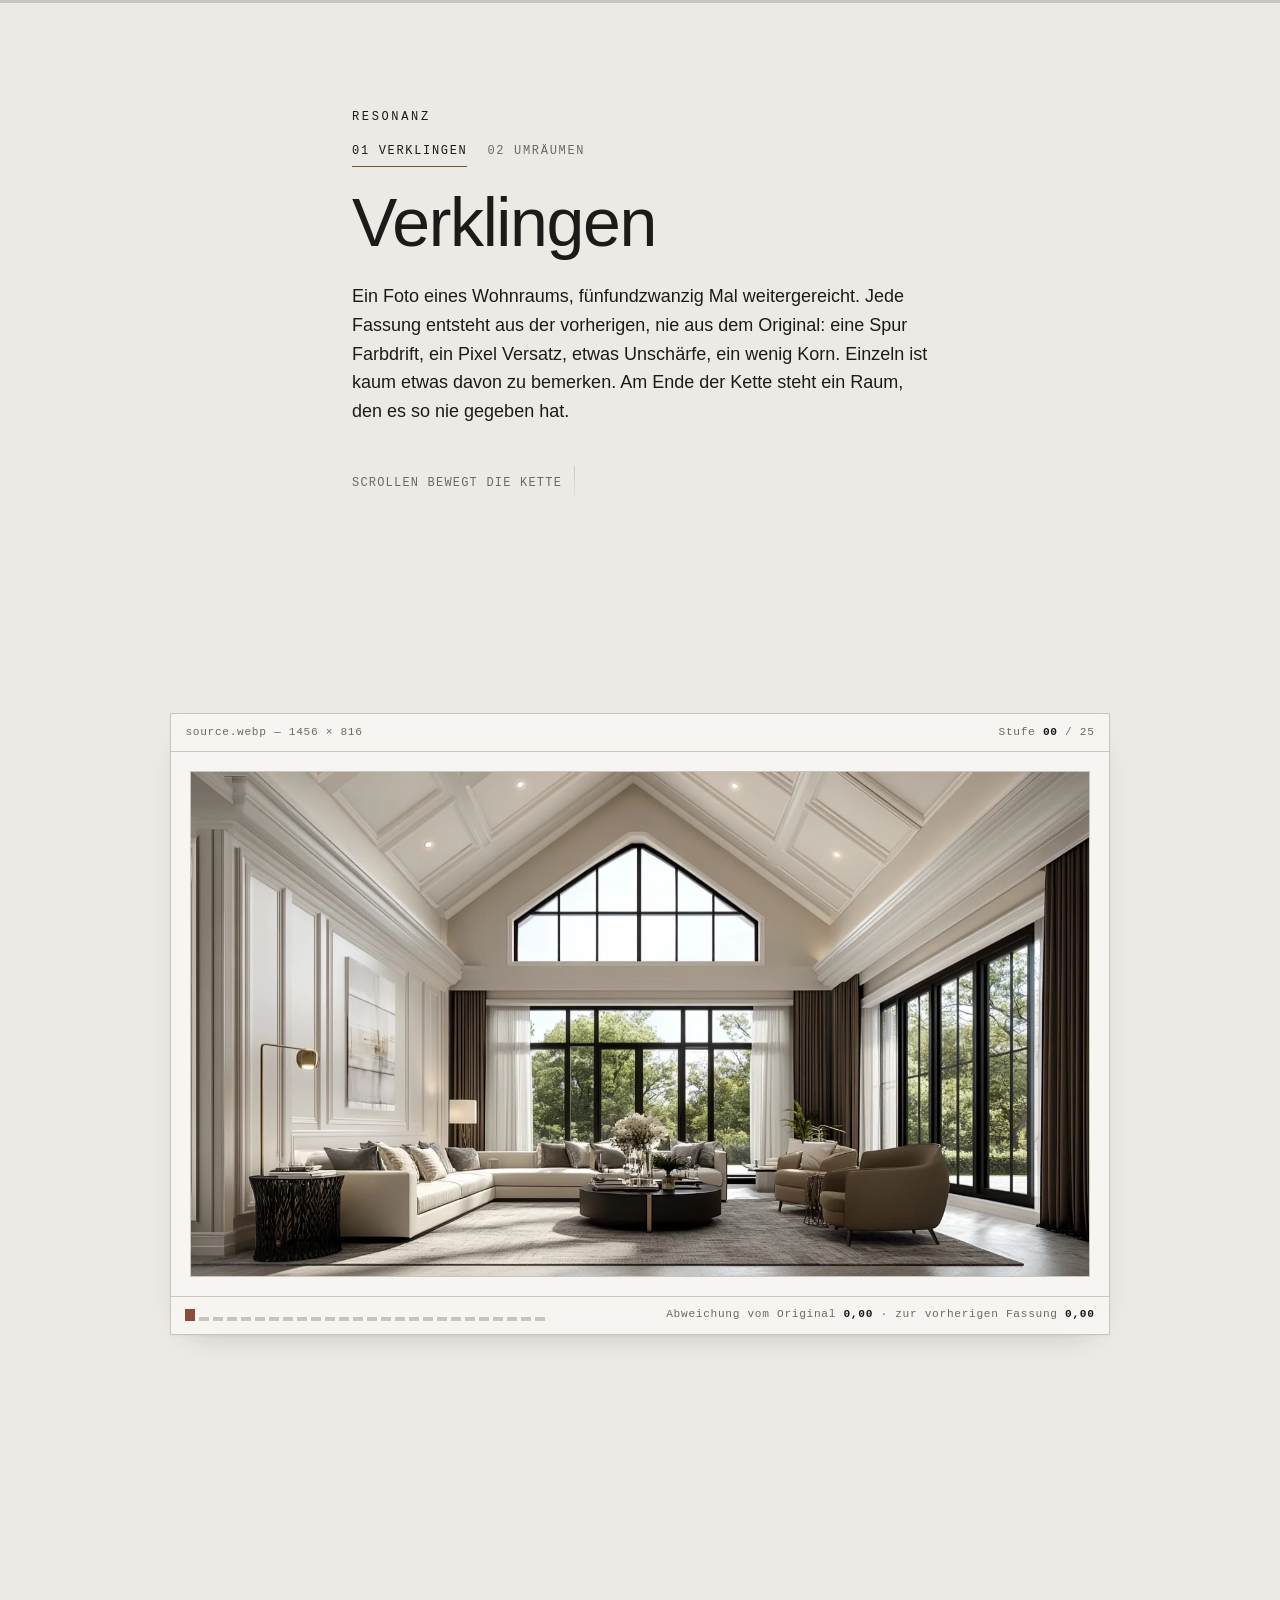
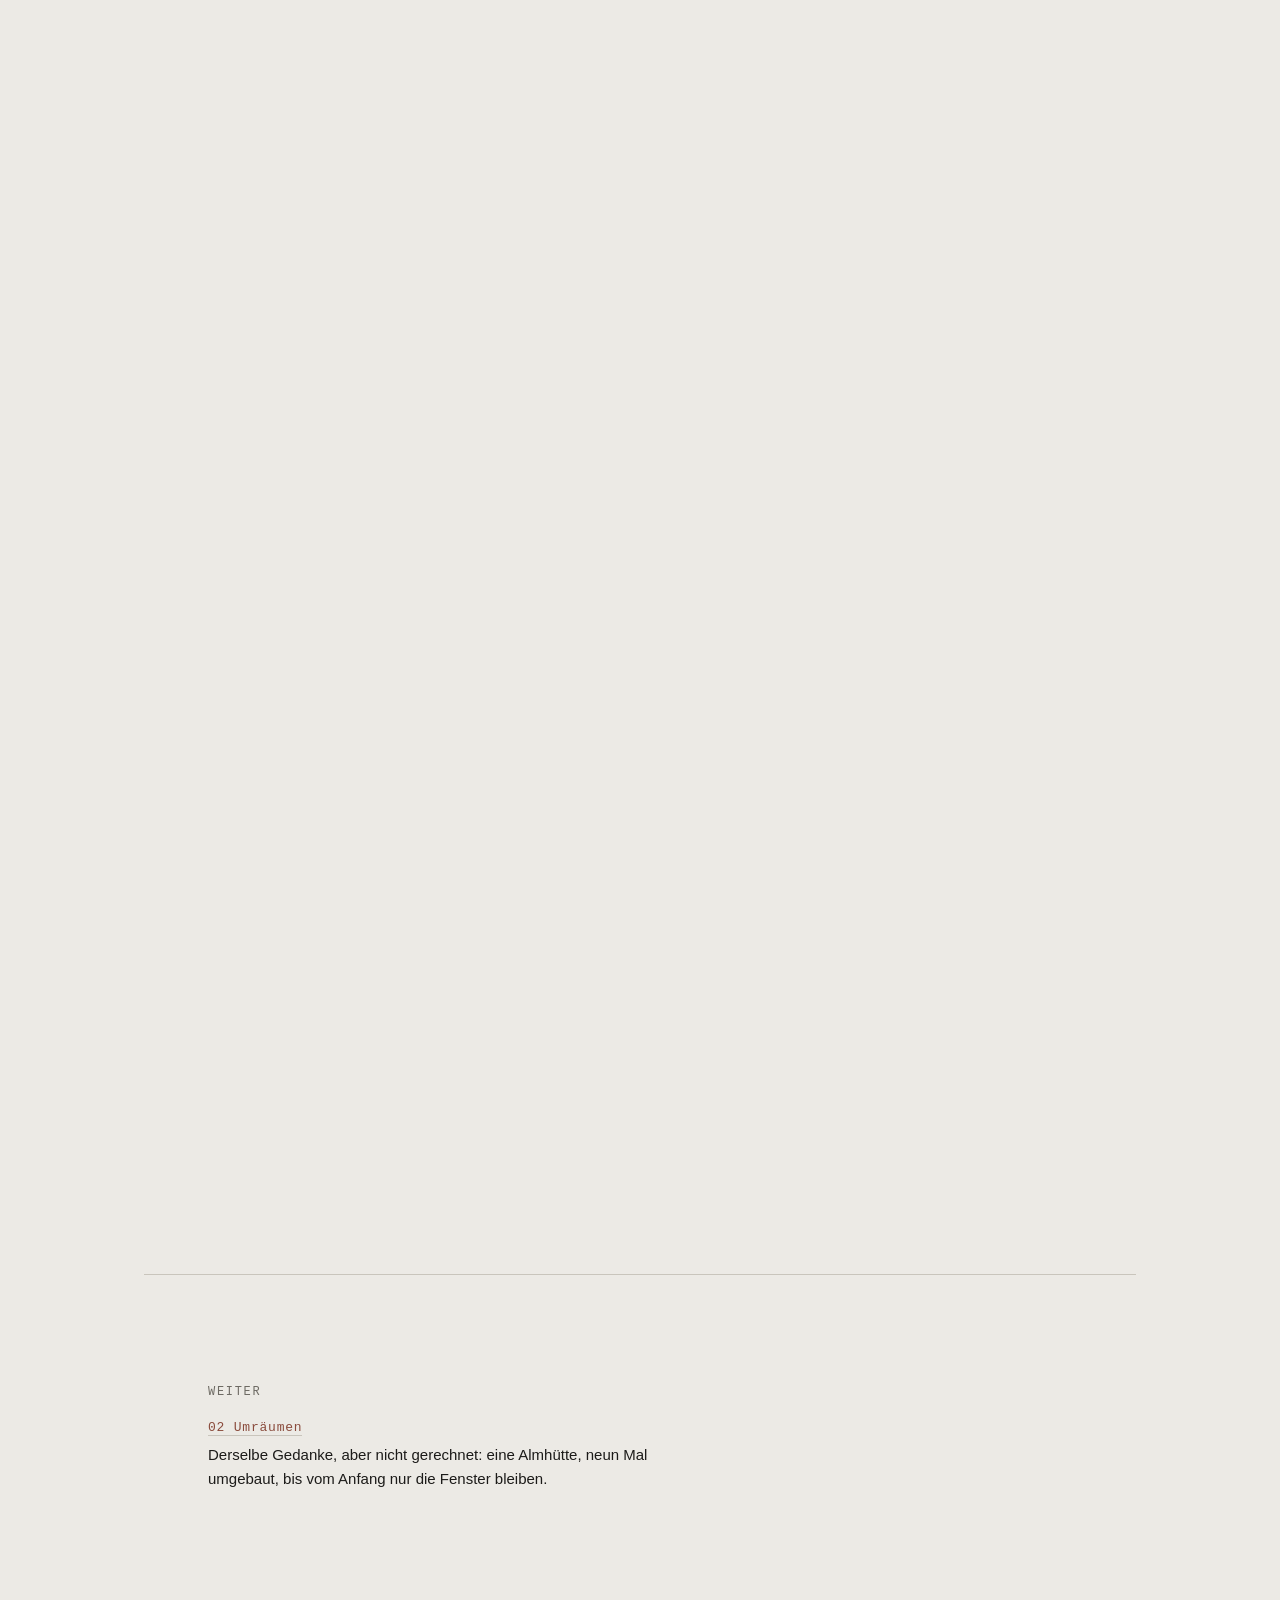
<file: index.html>
<!DOCTYPE html>
<html lang="de">
<head>
<meta charset="utf-8">
<meta name="viewport" content="width=device-width, initial-scale=1">
<title>Resonanz — ein Raum verklingt</title>
<meta name="description" content="Elf Zustaende eines Innenraums, durch Scrollen ineinander überblendet.">
<link rel="stylesheet" href="style.css">
</head>
<body>

<!-- Fortschritt: bewusst sichtbar, damit die Bewegung messbar bleibt -->
<div class="fortschritt" role="progressbar" aria-label="Fortschritt durch die Bildkette"
     aria-valuemin="0" aria-valuemax="10" aria-valuenow="0">
  <div class="fortschritt__balken" id="balken"></div>
</div>

<header class="kopf">
  <p class="kopf__marke">Resonanz</p>

  <nav class="wechsel" aria-label="Bildketten">
    <a class="wechsel__link" href="index.html" aria-current="page">01 Verklingen</a>
    <a class="wechsel__link" href="moebel.html">02 Umräumen</a>
  </nav>

  <h1 class="kopf__titel">Verklingen</h1>
  <p class="kopf__text">
    Ein Foto eines Wohnraums, fünfundzwanzig Mal weitergereicht. Jede Fassung entsteht aus der
    vorherigen, nie aus dem Original: eine Spur Farbdrift, ein Pixel Versatz, etwas
    Unschärfe, ein wenig Korn. Einzeln ist kaum etwas davon zu bemerken. Am Ende der
    Kette steht ein Raum, den es so nie gegeben hat.
  </p>
  <p class="kopf__hinweis" aria-hidden="true">Scrollen bewegt die Kette<span class="pfeil"></span></p>
</header>

<section class="bahn" id="bahn">
  <div class="buehne">

    <figure class="rahmen">
      <figcaption class="rahmen__kopf">
        <span class="rahmen__quelle" id="quelle-name">source.webp</span>
        <span class="rahmen__stufe">Stufe <b id="stufe-zahl">00</b><span class="zart" id="stufe-von"> / 25</span></span>
      </figcaption>

      <div class="rahmen__flaeche">
        <div class="stapel" id="stapel"><!-- Bilder werden per JS eingesetzt --></div>
        <div class="laden" id="laden"><span id="laden-text">Bilder werden geladen</span></div>
      </div>

      <div class="rahmen__fuss">
        <ol class="skala" id="skala" aria-hidden="true"></ol>
        <p class="messwert">
          Abweichung vom Original <b id="mess-orig">0,00</b><span class="zart"> · zur vorherigen Fassung </span><b id="mess-vor">0,00</b>
        </p>
      </div>
    </figure>

  </div>
</section>

<footer class="fuss">
  <div class="fuss__spalte">
    <h2>Weiter</h2>
    <p>
      <a class="fuss__link" href="moebel.html">02 Umräumen</a><br>
      Derselbe Gedanke, aber nicht gerechnet: eine Almhütte, neun Mal umgebaut,
      bis vom Anfang nur die Fenster bleiben.
    </p>
  </div>
</footer>

<script src="img/stufen.js"></script>
<script src="app.js"></script>
</body>
</html>
</file>
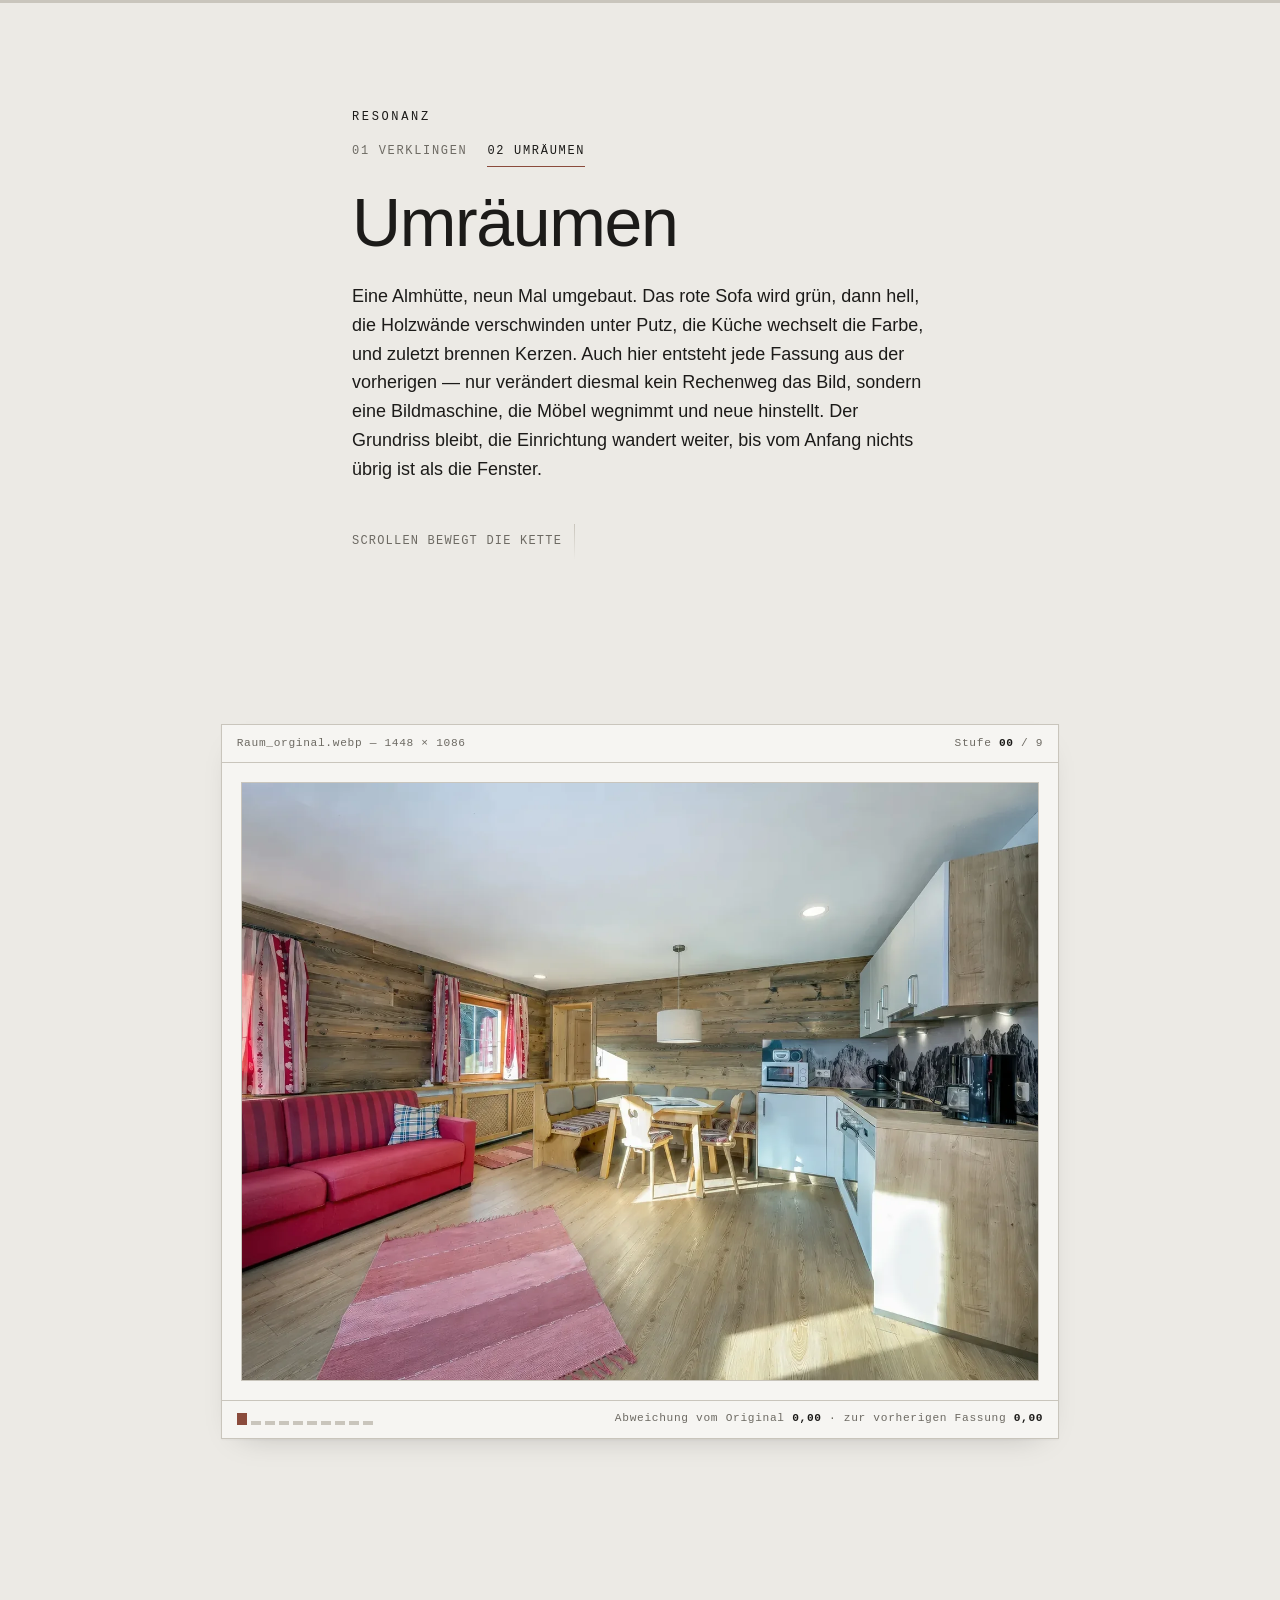
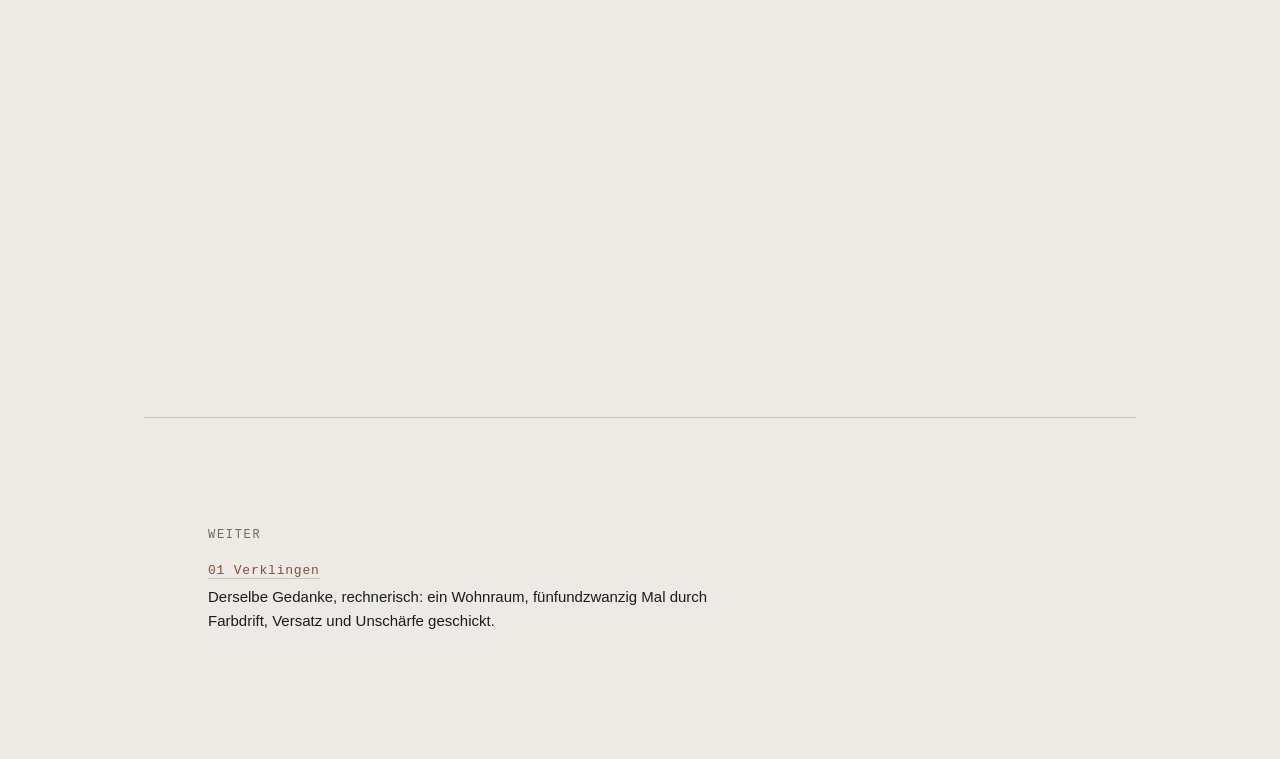
<file: moebel.html>
<!DOCTYPE html>
<html lang="de">
<head>
<meta charset="utf-8">
<meta name="viewport" content="width=device-width, initial-scale=1">
<title>Resonanz — Umräumen</title>
<meta name="description" content="Zehn Zustände einer Almhütte, durch Scrollen ineinander überblendet.">
<link rel="stylesheet" href="style.css">
</head>
<body>

<div class="fortschritt" role="progressbar" aria-label="Fortschritt durch die Bildkette"
     aria-valuemin="0" aria-valuemax="9" aria-valuenow="0">
  <div class="fortschritt__balken" id="balken"></div>
</div>

<header class="kopf">
  <p class="kopf__marke">Resonanz</p>

  <nav class="wechsel" aria-label="Bildketten">
    <a class="wechsel__link" href="index.html">01 Verklingen</a>
    <a class="wechsel__link" href="moebel.html" aria-current="page">02 Umräumen</a>
  </nav>

  <h1 class="kopf__titel">Umräumen</h1>
  <p class="kopf__text">
    Eine Almhütte, neun Mal umgebaut. Das rote Sofa wird grün, dann hell, die
    Holzwände verschwinden unter Putz, die Küche wechselt die Farbe, und zuletzt
    brennen Kerzen. Auch hier entsteht jede Fassung aus der vorherigen — nur
    verändert diesmal kein Rechenweg das Bild, sondern eine Bildmaschine, die
    Möbel wegnimmt und neue hinstellt. Der Grundriss bleibt, die Einrichtung
    wandert weiter, bis vom Anfang nichts übrig ist als die Fenster.
  </p>
  <p class="kopf__hinweis" aria-hidden="true">Scrollen bewegt die Kette<span class="pfeil"></span></p>
</header>

<section class="bahn" id="bahn">
  <div class="buehne">

    <figure class="rahmen">
      <figcaption class="rahmen__kopf">
        <span class="rahmen__quelle" id="quelle-name">Raum_orginal.webp</span>
        <span class="rahmen__stufe">Stufe <b id="stufe-zahl">00</b><span class="zart" id="stufe-von"> / 9</span></span>
      </figcaption>

      <div class="rahmen__flaeche">
        <div class="stapel" id="stapel"><!-- Bilder werden per JS eingesetzt --></div>
        <div class="laden" id="laden"><span id="laden-text">Fassungen werden geladen</span></div>
      </div>

      <div class="rahmen__fuss">
        <ol class="skala" id="skala" aria-hidden="true"></ol>
        <p class="messwert">
          Abweichung vom Original <b id="mess-orig">0,00</b><span class="zart"> · zur vorherigen Fassung </span><b id="mess-vor">0,00</b>
        </p>
      </div>
    </figure>

  </div>
</section>

<footer class="fuss">
  <div class="fuss__spalte">
    <h2>Weiter</h2>
    <p>
      <a class="fuss__link" href="index.html">01 Verklingen</a><br>
      Derselbe Gedanke, rechnerisch: ein Wohnraum, fünfundzwanzig Mal durch
      Farbdrift, Versatz und Unschärfe geschickt.
    </p>
  </div>
</footer>

<script src="img/moebel/stufen.js"></script>
<script src="app.js"></script>
</body>
</html>
</file>
<file: style.css>
/* Resonanz - Dispositiv: die Seite zeigt, dass sie zeigt.
   Kein Vollbild, kein Ausblenden der Oberflaeche. Das Bild sitzt sichtbar
   in einem Rahmen, Leisten und Skala bleiben stehen. */

:root {
  --papier:      #eceae5;
  --papier-tief: #e2dfd8;
  --tinte:       #1c1b19;
  --tinte-zart:  #6d6a63;
  --linie:       #c9c5bc;
  --akzent:      #8a4b3c;
  --rahmen-bg:   #f6f5f2;

  --schrift: ui-sans-serif, -apple-system, "Segoe UI", Helvetica, Arial, sans-serif;
  --mono: ui-monospace, SFMono-Regular, "SF Mono", Menlo, Consolas, monospace;

  --seitenrand: clamp(1.25rem, 5vw, 4rem);
  --bildverhaeltnis: 1456 / 816;
  --seitenfaktor: 1.7843;   /* Breite geteilt durch Höhe, für die Deckelung */
}

@media (prefers-color-scheme: dark) {
  :root {
    --papier:      #16161a;
    --papier-tief: #101013;
    --tinte:       #e8e6e1;
    --tinte-zart:  #908c85;
    --linie:       #34343a;
    --akzent:      #c98a72;
    --rahmen-bg:   #1d1d22;
  }
}

* { box-sizing: border-box; }

html { scroll-behavior: auto; }

body {
  margin: 0;
  background: var(--papier);
  color: var(--tinte);
  font-family: var(--schrift);
  line-height: 1.6;
  -webkit-font-smoothing: antialiased;
}

b { font-weight: 600; }
.zart { color: var(--tinte-zart); font-weight: 400; }

/* ---------------------------------------------------------------- Fortschritt */

.fortschritt {
  position: fixed;
  inset: 0 0 auto 0;
  height: 3px;
  background: var(--linie);
  z-index: 50;
}

.fortschritt__balken {
  height: 100%;
  width: 0;
  background: var(--akzent);
  transform-origin: left center;
}

/* ---------------------------------------------------------------- Kopf */

.kopf {
  max-width: 44rem;
  margin: 0 auto;
  padding: clamp(4rem, 12vh, 8rem) var(--seitenrand) clamp(3rem, 8vh, 5rem);
}

.kopf__marke {
  margin: 0 0 0.9rem;
  font-family: var(--mono);
  font-size: 0.75rem;
  letter-spacing: 0.22em;
  text-transform: uppercase;
  color: var(--tinte);
}

/* Wechsel zwischen den Ketten - zwei Wege durch dieselbe Frage. */
.wechsel {
  display: flex;
  gap: 1.25rem;
  margin: 0 0 1.25rem;
  font-family: var(--mono);
  font-size: 0.75rem;
  letter-spacing: 0.14em;
  text-transform: uppercase;
}

.wechsel__link {
  color: var(--tinte-zart);
  text-decoration: none;
  padding-bottom: 0.3rem;
  border-bottom: 1px solid transparent;
}

.wechsel__link:hover { color: var(--tinte); }

.wechsel__link[aria-current="page"] {
  color: var(--tinte);
  border-bottom-color: var(--akzent);
}

.fuss__link {
  color: var(--akzent);
  text-decoration: none;
  border-bottom: 1px solid var(--linie);
  font-family: var(--mono);
  font-size: 0.8125rem;
  letter-spacing: 0.06em;
  line-height: 2.2;
}

.fuss__link:hover { border-bottom-color: var(--akzent); }

.kopf__titel {
  margin: 0 0 1.5rem;
  font-size: clamp(2.5rem, 7vw, 4.25rem);
  font-weight: 300;
  letter-spacing: -0.02em;
  line-height: 1.05;
}

.kopf__text {
  margin: 0;
  font-size: clamp(1rem, 1.6vw, 1.125rem);
  max-width: 38rem;
  color: var(--tinte);
}

.kopf__hinweis {
  margin: 2.5rem 0 0;
  font-family: var(--mono);
  font-size: 0.75rem;
  letter-spacing: 0.1em;
  text-transform: uppercase;
  color: var(--tinte-zart);
  display: flex;
  align-items: center;
  gap: 0.75rem;
}

.pfeil {
  display: block;
  width: 1px;
  height: 2.25rem;
  background: linear-gradient(to bottom, var(--linie), transparent);
  animation: sinken 2.4s ease-in-out infinite;
}

@keyframes sinken {
  0%, 100% { opacity: 0.35; transform: translateY(0); }
  50%      { opacity: 1;    transform: translateY(4px); }
}

/* ---------------------------------------------------------------- Bahn / Buehne */

/* Die Scrollstrecke. Höhe wird in app.js gesetzt: 11 Stufen brauchen Weg. */
.bahn { position: relative; }

.buehne {
  position: sticky;
  top: 0;
  height: 100vh;
  height: 100svh;
  display: flex;
  align-items: center;
  justify-content: center;
  padding: 1.5rem var(--seitenrand);
}

/* ---------------------------------------------------------------- Rahmen */

.rahmen {
  /* Der dritte Wert deckelt die Breite über die verfuegbare Höhe ab,
     damit der Rahmen samt Leisten immer ganz in die Buehne passt. */
  width: min(940px, 90vw, calc((100vh - 17rem) * var(--seitenfaktor)));
  margin: 0;
  background: var(--rahmen-bg);
  border: 1px solid var(--linie);
  box-shadow: 0 1px 2px rgba(0, 0, 0, 0.04), 0 12px 32px -20px rgba(0, 0, 0, 0.28);
}

.rahmen__kopf,
.rahmen__fuss {
  display: flex;
  align-items: center;
  justify-content: space-between;
  gap: 1rem;
  padding: 0.6rem 0.9rem;
  font-family: var(--mono);
  font-size: 0.7rem;
  letter-spacing: 0.06em;
  color: var(--tinte-zart);
}

.rahmen__kopf { border-bottom: 1px solid var(--linie); }
.rahmen__fuss { border-top: 1px solid var(--linie); }

.rahmen__stufe b,
.messwert b { color: var(--tinte); font-variant-numeric: tabular-nums; }

/* Passepartout: das Bild beruehrt den Rahmen nicht. */
.rahmen__flaeche {
  position: relative;
  padding: 1.25rem;
  background: var(--rahmen-bg);
}

.stapel {
  position: relative;
  aspect-ratio: var(--bildverhaeltnis);
  overflow: hidden;
  background: var(--papier-tief);
  outline: 1px solid var(--linie);
  outline-offset: 0;
}

.stapel img {
  position: absolute;
  inset: 0;
  width: 100%;
  height: 100%;
  object-fit: cover;
  display: block;
  opacity: 0;
  will-change: opacity;
}

/* Ladeanzeige - verschwindet, sobald alle Fassungen da sind. */
.laden {
  position: absolute;
  inset: 1.25rem;
  display: flex;
  align-items: center;
  justify-content: center;
  background: var(--papier-tief);
  font-family: var(--mono);
  font-size: 0.75rem;
  color: var(--tinte-zart);
  transition: opacity 0.4s ease;
}

.laden[hidden] { display: none; }
.laden.fertig { opacity: 0; pointer-events: none; }

/* ---------------------------------------------------------------- Skala */

/* Die Skala trägt so viele Striche, wie die Kette Stufen hat - sie muss
   sich der Anzahl anpassen statt über die Leiste hinauszuwachsen. */
.skala {
  display: flex;
  align-items: flex-end;
  gap: 4px;
  margin: 0;
  padding: 0;
  list-style: none;
  height: 12px;
  flex: 1 1 auto;
  max-width: 420px;
}

.skala li {
  flex: 1 1 0;
  min-width: 2px;
  max-width: 10px;
  height: 4px;
  background: var(--linie);
  transition: height 0.25s ease, background-color 0.25s ease;
}

.skala li.erreicht { background: var(--tinte-zart); }
.skala li.aktiv { height: 12px; background: var(--akzent); }

.messwert { margin: 0; white-space: nowrap; }

/* ---------------------------------------------------------------- Fuss */

.fuss {
  max-width: 62rem;
  margin: 0 auto;
  padding: clamp(4rem, 12vh, 7rem) var(--seitenrand) clamp(5rem, 14vh, 9rem);
  display: grid;
  gap: clamp(2rem, 5vw, 4rem);
  grid-template-columns: repeat(auto-fit, minmax(17rem, 1fr));
  border-top: 1px solid var(--linie);
}

.fuss h2 {
  margin: 0 0 0.75rem;
  font-family: var(--mono);
  font-size: 0.75rem;
  font-weight: 500;
  letter-spacing: 0.14em;
  text-transform: uppercase;
  color: var(--tinte-zart);
}

.fuss p { margin: 0; font-size: 0.9375rem; max-width: 32rem; }

.fuss code {
  font-family: var(--mono);
  font-size: 0.875em;
  background: var(--papier-tief);
  border: 1px solid var(--linie);
  padding: 0.05em 0.35em;
}

/* ---------------------------------------------------------------- klein / ruhig */

@media (max-width: 40rem) {
  .rahmen { width: 100%; }
  .rahmen__flaeche { padding: 0.75rem; }
  .laden { inset: 0.75rem; }

  .rahmen__kopf,
  .rahmen__fuss { font-size: 0.625rem; padding: 0.55rem 0.7rem; }

  /* Die Quelle darf kürzen, die Stufenangabe nie umbrechen. */
  .rahmen__quelle {
    flex: 1 1 auto;
    min-width: 0;
    overflow: hidden;
    text-overflow: ellipsis;
    white-space: nowrap;
  }
  .rahmen__stufe { flex: 0 0 auto; white-space: nowrap; }

  .rahmen__fuss { flex-wrap: wrap; gap: 0.5rem; }
  .messwert { white-space: normal; }
  .skala { gap: 2px; max-width: 100%; }
}

@media (prefers-reduced-motion: reduce) {
  .pfeil { animation: none; }
  .skala li { transition: none; }
}
</file>
